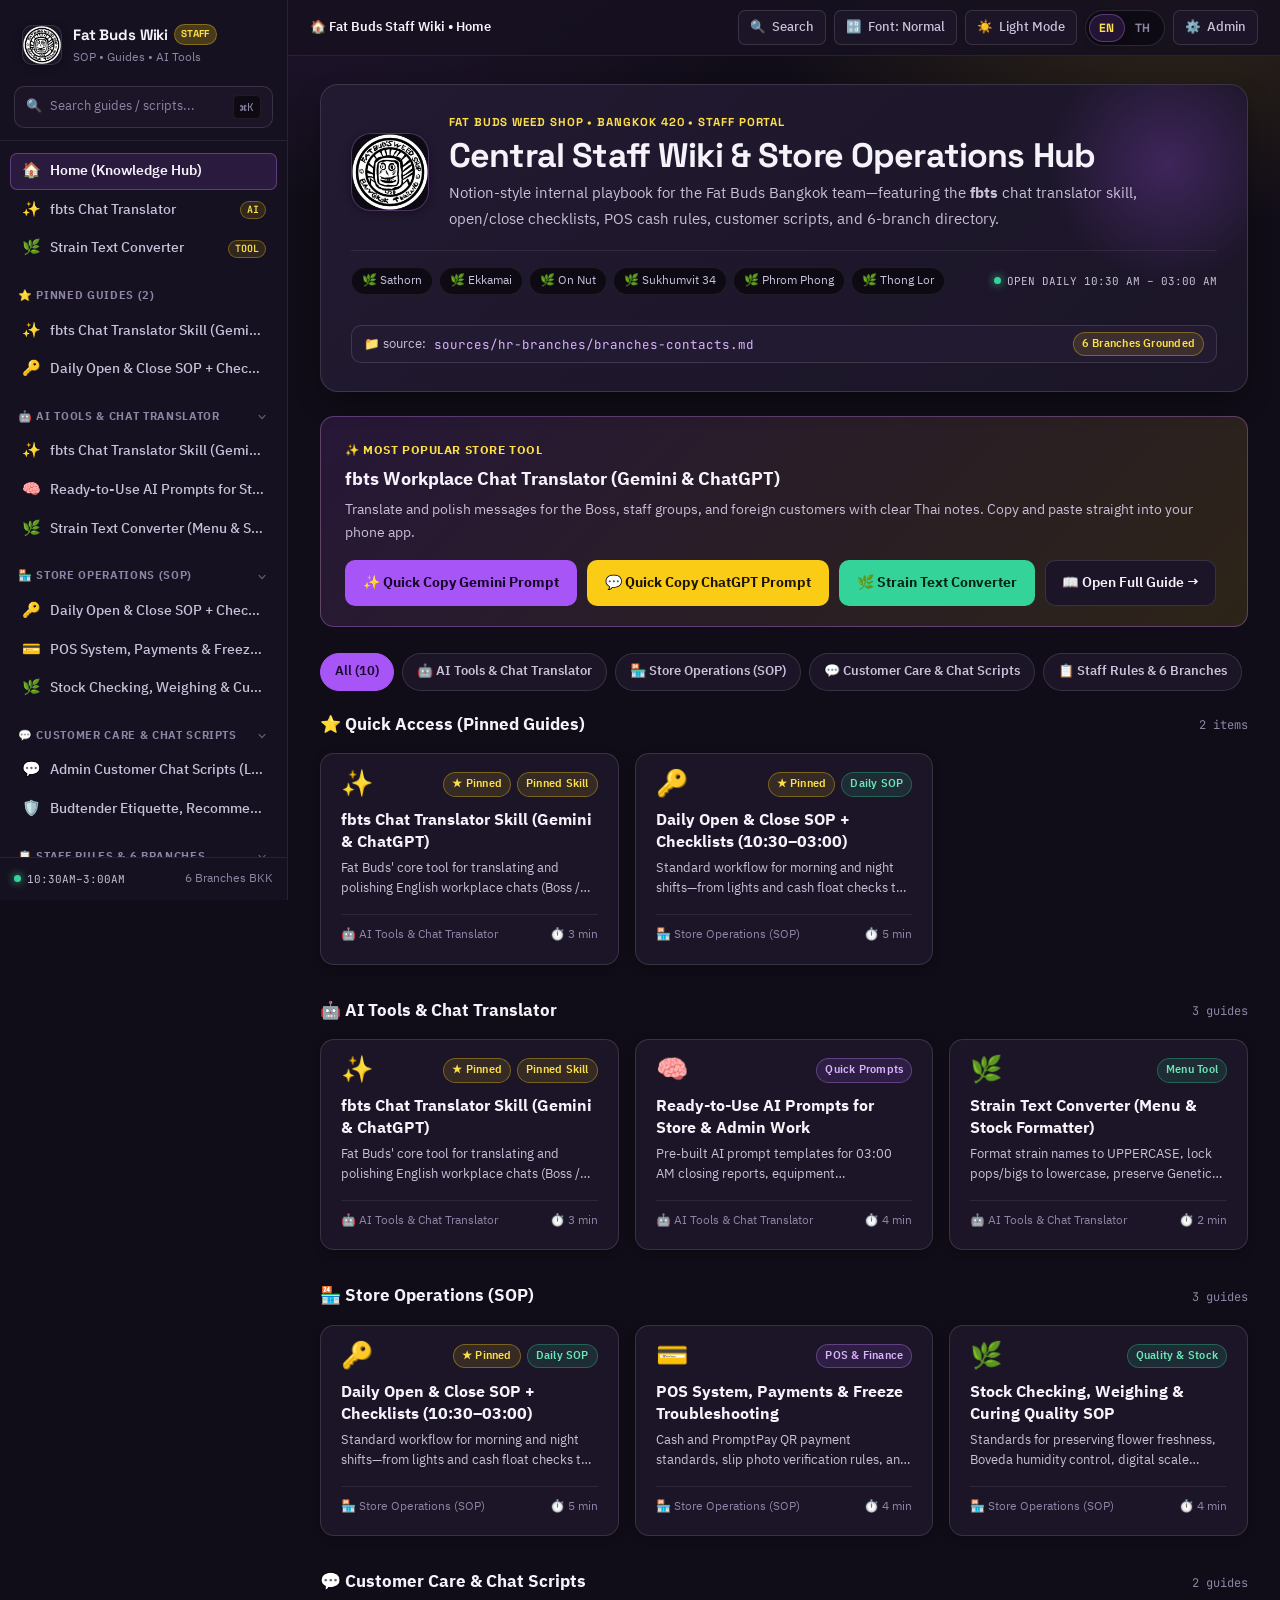
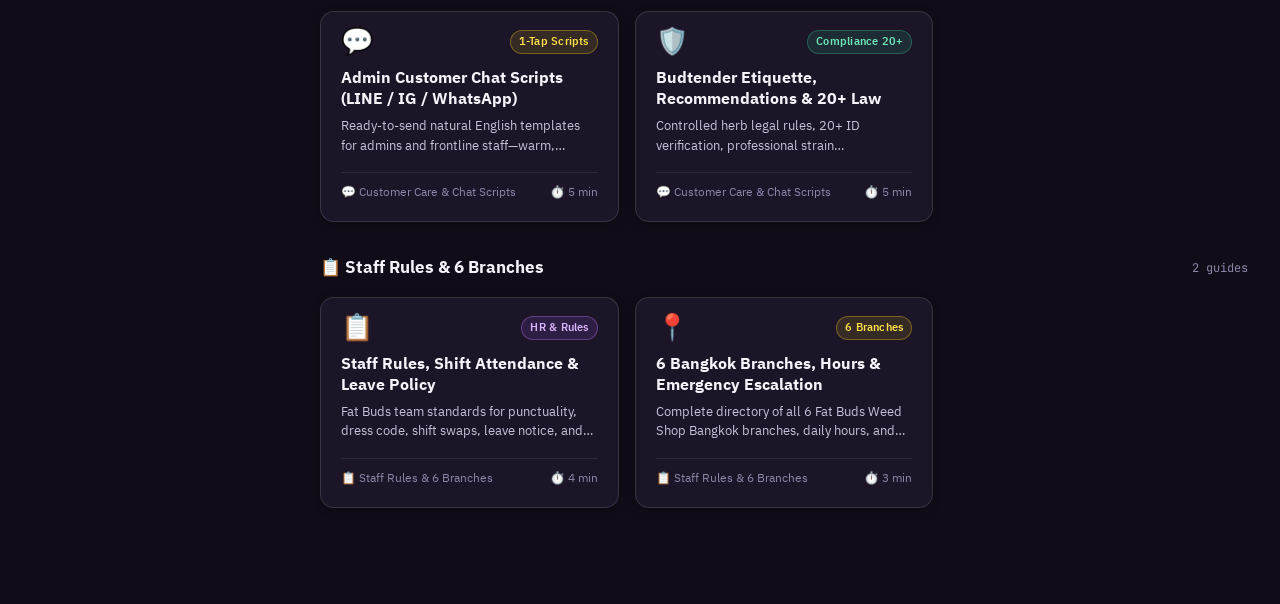
<file: index.html>
<!DOCTYPE html>
<html lang="en" data-lang="en" data-theme="dark" data-font-size="normal">
<head>
  <meta charset="UTF-8" />
  <meta name="viewport" content="width=device-width, initial-scale=1.0" />
  <meta name="theme-color" content="#110d18" />
  <title>Fat Buds Weed Shop • Staff Wiki &amp; Knowledge Hub (SOPs &amp; fbts Skill)</title>
  <meta
    name="description"
    content="Central staff knowledge hub and SOP manual for Fat Buds Weed Shop Bangkok (Opening-Closing SOPs, POS & Cash, Customer Chat Scripts, 6 Branches Directory, and fbts AI Chat Translator for Gemini & ChatGPT)."
  />
  <meta property="og:title" content="Fat Buds Weed Shop • Staff Wiki &amp; Knowledge Hub" />
  <meta
    property="og:description"
    content="Notion-style internal knowledge base for Fat Buds Bangkok staff featuring frontline SOPs, 1-tap customer chat scripts, and the fbts chat translator skill."
  />
  <meta property="og:type" content="website" />
  <meta property="og:image" content="assets/fatbuds-logo.png" />

  <link rel="icon" type="image/png" href="assets/favicon.png" />
  <link rel="preconnect" href="https://fonts.googleapis.com" />
  <link rel="preconnect" href="https://fonts.gstatic.com" crossorigin />
  <link
    href="https://fonts.googleapis.com/css2?family=IBM+Plex+Sans+Thai:wght@400;500;600;700&family=JetBrains+Mono:wght@400;500;600&family=Space+Grotesk:wght@600;700&display=swap"
    rel="stylesheet"
  />
  <link rel="stylesheet" href="styles.css" />
  <script>
    (function () {
      try {
        var saved = localStorage.getItem('fb_wiki_lang_v1');
        var navLang = navigator.language || (navigator.languages && navigator.languages[0]) || navigator.userLanguage || '';
        var lang = (saved === 'th' || saved === '"th"') ? 'th' : (saved === 'en' || saved === '"en"') ? 'en' : (String(navLang).trim().toLowerCase().indexOf('th') === 0 ? 'th' : 'en');
        document.documentElement.lang = lang;
        document.documentElement.setAttribute('data-lang', lang);
      } catch (e) {}
    })();
  </script>
</head>
<body>
  <div class="wiki-shell">
    <!-- ==================== LEFT SIDEBAR (NOTION NAVIGATION) ==================== -->
    <aside id="wiki-sidebar" class="wiki-sidebar" aria-label="Staff Wiki Navigation" data-i18n-aria="nav.sidebarAria">
      <div class="sidebar-header">
        <div
          class="workspace-brand"
          data-nav-target="home"
          role="button"
          tabindex="0"
          aria-label="Back to Fat Buds Staff Wiki Home"
          data-i18n-aria="nav.brandAria"
        >
          <img src="assets/fatbuds-logo.png" alt="Fat Buds Logo" class="workspace-logo" width="40" height="40" />
          <div class="workspace-meta">
            <p class="workspace-title">
              <span>Fat Buds Wiki</span>
              <span class="workspace-badge">STAFF</span>
            </p>
            <p class="workspace-sub">SOP • Guides • AI Tools</p>
          </div>
        </div>

        <button id="btn-sidebar-search" type="button" class="sidebar-search-btn" data-open-search="true">
          <span class="sidebar-search-left">
            <span aria-hidden="true">🔍</span>
            <span data-i18n="nav.sidebarSearch">Search guides / scripts...</span>
          </span>
          <kbd class="kbd-shortcut">⌘K</kbd>
        </button>
      </div>

      <!-- Dynamic Navigation Tree -->
      <nav id="sidebar-nav-content" class="sidebar-scroll" aria-label="Guide Categories" data-i18n-aria="nav.categoriesAria"></nav>

      <div class="sidebar-footer">
        <span class="shop-hours-pill tabular-nums">
          <span class="status-dot" aria-hidden="true"></span>
          <span>10:30AM–3:00AM</span>
        </span>
        <span class="tabular-nums" data-i18n="nav.branchesCount">6 Branches BKK</span>
      </div>
    </aside>

    <!-- Mobile Sidebar Backdrop -->
    <div id="sidebar-backdrop" class="sidebar-backdrop" hidden></div>

    <!-- ==================== MAIN WORKSPACE AREA ==================== -->
    <div class="wiki-main-wrapper">
      <!-- Sticky Top Breadcrumb & Controls Bar -->
      <header class="wiki-topbar">
        <div class="topbar-left">
          <button
            id="btn-mobile-menu"
            type="button"
            class="mobile-menu-btn"
            aria-label="Open menu"
            data-i18n-aria="topbar.menuAria"
          >
            ☰
          </button>
          <div id="topbar-breadcrumbs" class="breadcrumbs" aria-label="Current page breadcrumb" data-i18n-aria="topbar.breadcrumbAria"></div>
        </div>

        <div class="topbar-actions">
          <button
            id="btn-topbar-search"
            type="button"
            class="icon-btn hide-on-mobile"
            data-open-search="true"
            title="Quick Search (Ctrl+K / Cmd+K)"
            data-i18n-title="topbar.searchTitle"
          >
            <span aria-hidden="true">🔍</span>
            <span data-i18n="topbar.search">Search</span>
          </button>

          <button
            id="btn-pin-guide"
            type="button"
            class="icon-btn"
            hidden
            title="Pin this guide to left sidebar"
            data-i18n-title="topbar.pinTitle"
          >
            <span aria-hidden="true">☆</span>
            <span class="hide-on-xs" data-i18n="topbar.pin">Pin</span>
          </button>

          <button
            id="btn-font-toggle"
            type="button"
            class="icon-btn"
            title="Adjust reading font size"
            data-i18n-title="topbar.fontTitle"
          >
            <span aria-hidden="true">🔡</span>
            <span class="hide-on-mobile" data-i18n="topbar.fontNormal">Font: Normal</span>
          </button>

          <button
            id="btn-theme-toggle"
            type="button"
            class="icon-btn"
            title="Switch between Dark Purple-Gold and Light Mode"
            data-i18n-title="topbar.themeTitle"
          >
            <span aria-hidden="true">☀️</span>
            <span class="hide-on-mobile" data-i18n="topbar.themeLight">Light Mode</span>
          </button>

          <div id="lang-toggle" class="lang-toggle" role="group" aria-label="Switch language" data-i18n-aria="topbar.langAria">
            <button type="button" class="lang-toggle-btn active" data-set-lang="en" aria-pressed="true">EN</button>
            <button type="button" class="lang-toggle-btn" data-set-lang="th" aria-pressed="false">TH</button>
          </div>

          <a
            href="/admin"
            id="btn-topbar-admin"
            class="icon-btn hide-on-mobile"
            title="Open Admin CMS to edit guides"
            data-i18n-title="topbar.adminTitle"
          >
            <span aria-hidden="true">⚙️</span>
            <span data-i18n="topbar.admin">Admin</span>
          </a>
        </div>
      </header>

      <!-- Main Body + Right Table of Contents Grid -->
      <div id="wiki-body-grid" class="wiki-body-grid is-home-view">
        <main id="wiki-article-container" class="wiki-article-container"></main>

        <!-- Right Sticky Table of Contents (Visible on Guide Pages) -->
        <aside id="wiki-toc-aside" class="wiki-toc-aside" aria-label="Article Table of Contents" data-i18n-aria="toc.aria" hidden>
          <div class="toc-box">
            <h2 class="toc-heading" data-i18n="toc.heading">📑 On This Page</h2>
            <ul id="toc-list" class="toc-list"></ul>
          </div>

          <div class="quick-tools-card">
            <div class="toc-heading" style="margin-bottom: 4px;" data-i18n="toc.quickTools">⚡ Quick Tools</div>
            <button type="button" class="quick-tool-btn" data-nav-target="fbts-skill">
              <span>✨</span>
              <span data-i18n="toc.openFbts">Open fbts Translator</span>
            </button>
            <button type="button" class="quick-tool-btn" id="qa-open-strain-converter" data-nav-target="strain-text-converter">
              <span>🌿</span>
              <span data-i18n="toc.openStrainBtn">Strain Text Converter</span>
            </button>
            <button type="button" class="quick-tool-btn" id="btn-copy-page-link">
              <span>🔗</span>
              <span data-i18n="toc.copyLink">Copy Page Link for LINE</span>
            </button>
            <button type="button" class="quick-tool-btn" id="btn-print-guide">
              <span>🖨️</span>
              <span data-i18n="toc.printPdf">Print / Save as PDF</span>
            </button>
          </div>
        </aside>
      </div>
    </div>
  </div>

  <!-- ==================== MOBILE BOTTOM THUMB BAR ==================== -->
  <nav id="mobile-bottom-bar" class="mobile-bottom-bar" aria-label="Mobile Quick Navigation" data-i18n-aria="mobile.navAria">
    <button type="button" class="bottom-nav-btn is-active" data-nav-target="home" aria-label="Home" data-i18n-aria="mobile.home">
      <span class="bottom-nav-icon" aria-hidden="true">🏠</span>
      <span class="bottom-nav-label" data-i18n="mobile.home">Home</span>
    </button>
    <button type="button" class="bottom-nav-btn" data-open-search="true" aria-label="Search" data-i18n-aria="mobile.search">
      <span class="bottom-nav-icon" aria-hidden="true">🔍</span>
      <span class="bottom-nav-label" data-i18n="mobile.search">Search</span>
    </button>
    <button type="button" class="bottom-nav-btn" data-nav-target="daily-open-close" aria-label="Checklists" data-i18n-aria="mobile.checklists">
      <span class="bottom-nav-icon" aria-hidden="true">📋</span>
      <span class="bottom-nav-label" data-i18n="mobile.checklists">Checklists</span>
    </button>
    <a href="/admin" class="bottom-nav-btn" aria-label="Admin" data-i18n-aria="mobile.admin">
      <span class="bottom-nav-icon" aria-hidden="true">⚙️</span>
      <span class="bottom-nav-label" data-i18n="mobile.admin">Admin</span>
    </a>
  </nav>

  <!-- ==================== INSTANT SEARCH MODAL (CMD+K) ==================== -->
  <div id="search-modal-backdrop" class="search-modal-backdrop" role="dialog" aria-modal="true" aria-label="Search Staff Wiki" data-i18n-aria="search.modalAria" hidden>
    <div class="search-modal">
      <div class="search-input-bar">
        <span aria-hidden="true" style="font-size: 18px;">🔍</span>
        <input
          id="search-modal-input"
          type="search"
          class="search-input"
          placeholder="Search guides e.g. POS, opening, customer script, fbts, branch..."
          data-i18n-placeholder="search.placeholder"
          autocomplete="off"
        />
        <button type="button" class="icon-btn" data-close-search="true" style="padding: 4px 8px; font-size: 11.5px;">
          ESC
        </button>
      </div>
      <div id="search-modal-results" class="search-results"></div>
      <div class="search-modal-footer">
        <span data-i18n-html="search.footerHint">Use <strong>↑ ↓</strong> to navigate and <strong>Enter</strong> to open</span>
        <span>Fat Buds Staff Wiki</span>
      </div>
    </div>
  </div>

  <!-- ==================== TOAST NOTIFICATION ==================== -->
  <div id="toast" class="toast" role="status" aria-live="polite">
    <div id="toast-inner" class="toast-inner" data-i18n="toast.default">Notification</div>
  </div>

  <script src="wiki-data.js"></script>
  <script src="app.js"></script>
</body>
</html>
</file>
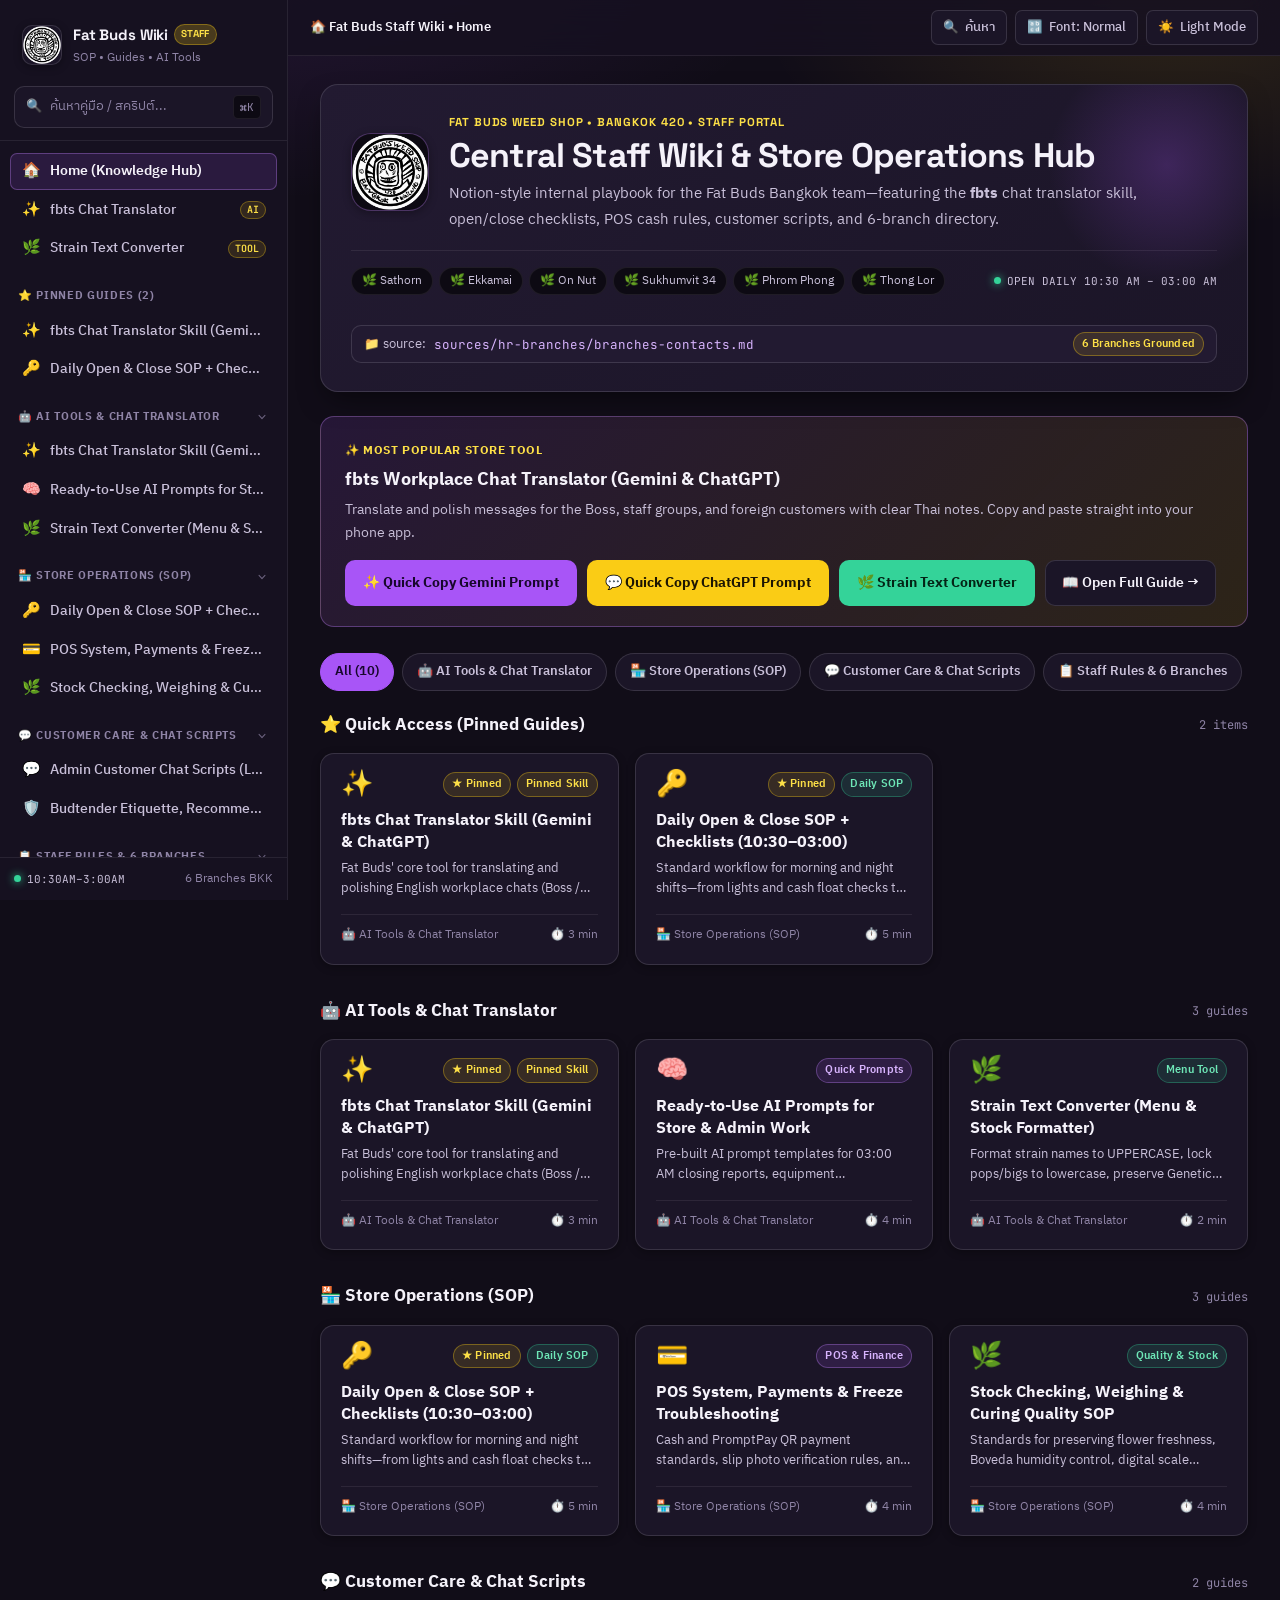
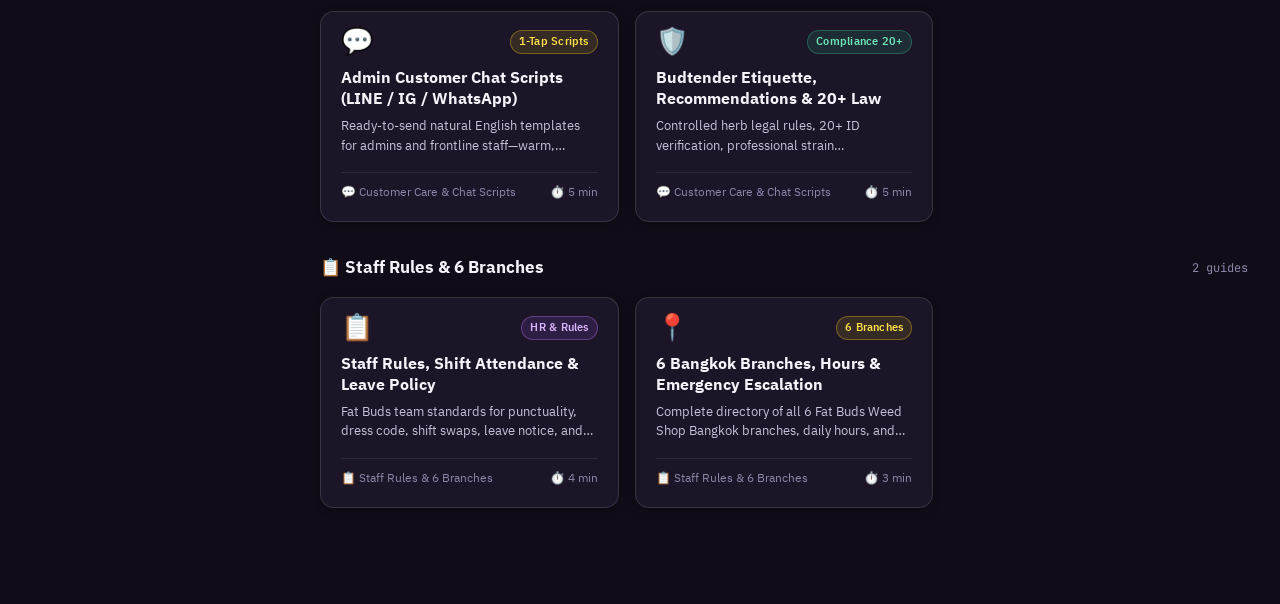
<file: ดาวน์โหลด_Skill_workplace-comms-translator-v2.html>
<!DOCTYPE html>
<html lang="th" data-theme="dark" data-font-size="normal">
<head>
  <meta charset="UTF-8" />
  <meta name="viewport" content="width=device-width, initial-scale=1.0" />
  <meta name="theme-color" content="#110d18" />
  <title>Fat Buds Weed Shop • Staff Wiki &amp; Knowledge Hub (คู่มือพนักงาน &amp; สกิล fbts)</title>
  <meta
    name="description"
    content="ศูนย์รวมข้อมูลจำเป็นและคู่มือปฏิบัติงานสำหรับพนักงาน Fat Buds Weed Shop Bangkok (SOP เปิด-ปิดร้าน, ระบบ POS, สคริปต์แชทลูกค้า, กฎระเบียบ 6 สาขา และสกิลแปลแชท fbts สำหรับ Gemini &amp; ChatGPT)"
  />
  <meta property="og:title" content="Fat Buds Weed Shop • Staff Wiki &amp; Knowledge Hub" />
  <meta
    property="og:description"
    content="เว็บคลังความรู้สไตล์ Notion / Wiki สำหรับทีมงาน Fat Buds รวม SOP หน้าร้าน สคริปต์แอดมิน และสกิลแปลแชท fbts"
  />
  <meta property="og:type" content="website" />
  <meta property="og:image" content="assets/fatbuds-logo.png" />

  <link rel="icon" type="image/png" href="assets/favicon.png" />
  <link rel="preconnect" href="https://fonts.googleapis.com" />
  <link rel="preconnect" href="https://fonts.gstatic.com" crossorigin />
  <link
    href="https://fonts.googleapis.com/css2?family=IBM+Plex+Sans+Thai:wght@400;500;600;700&family=JetBrains+Mono:wght@400;500;600&family=Space+Grotesk:wght@600;700&display=swap"
    rel="stylesheet"
  />
  <link rel="stylesheet" href="styles.css" />
</head>
<body>
  <div class="wiki-shell">
    <!-- ==================== LEFT SIDEBAR (NOTION NAVIGATION) ==================== -->
    <aside id="wiki-sidebar" class="wiki-sidebar" aria-label="เมนูหลักคลังข้อมูลพนักงาน">
      <div class="sidebar-header">
        <div class="workspace-brand" data-nav-target="home" role="button" tabindex="0" aria-label="กลับสู่หน้าแรก Fat Buds Staff Wiki">
          <img src="assets/fatbuds-logo.png" alt="Fat Buds Logo" class="workspace-logo" width="40" height="40" />
          <div class="workspace-meta">
            <p class="workspace-title">
              <span>Fat Buds Wiki</span>
              <span class="workspace-badge">STAFF</span>
            </p>
            <p class="workspace-sub">SOP • Guides • AI Tools</p>
          </div>
        </div>

        <button id="btn-sidebar-search" type="button" class="sidebar-search-btn" data-open-search="true">
          <span class="sidebar-search-left">
            <span aria-hidden="true">🔍</span>
            <span>ค้นหาคู่มือ / สคริปต์...</span>
          </span>
          <kbd class="kbd-shortcut">⌘K</kbd>
        </button>
      </div>

      <!-- Dynamic Navigation Tree -->
      <nav id="sidebar-nav-content" class="sidebar-scroll" aria-label="หมวดหมู่คู่มือ"></nav>

      <div class="sidebar-footer">
        <span class="shop-hours-pill">
          <span class="status-dot" aria-hidden="true"></span>
          <span>10:30AM–3:00AM</span>
        </span>
        <span>6 Branches BKK</span>
      </div>
    </aside>

    <!-- Mobile Sidebar Backdrop -->
    <div id="sidebar-backdrop" class="sidebar-backdrop" hidden></div>

    <!-- ==================== MAIN WORKSPACE AREA ==================== -->
    <div class="wiki-main-wrapper">
      <!-- Sticky Top Breadcrumb & Controls Bar -->
      <header class="wiki-topbar">
        <div class="topbar-left">
          <button
            id="btn-mobile-menu"
            type="button"
            class="mobile-menu-btn"
            aria-label="เปิดเมนูหมวดหมู่"
          >
            ☰
          </button>
          <div id="topbar-breadcrumbs" class="breadcrumbs" aria-label="เส้นทางหน้าปัจจุบัน"></div>
        </div>

        <div class="topbar-actions">
          <button
            id="btn-topbar-search"
            type="button"
            class="icon-btn"
            data-open-search="true"
            title="ค้นหาด่วน (Ctrl+K / Cmd+K)"
          >
            <span aria-hidden="true">🔍</span>
            <span class="hide-on-mobile">ค้นหา</span>
          </button>

          <button
            id="btn-pin-guide"
            type="button"
            class="icon-btn"
            hidden
            title="ปักหมุดคู่มือนี้ไว้ในเมนูซ้าย"
          >
            <span aria-hidden="true">☆</span>
            <span>ปักหมุด</span>
          </button>

          <button
            id="btn-font-toggle"
            type="button"
            class="icon-btn"
            title="ปรับขนาดตัวอักษร"
          >
            <span aria-hidden="true">🔡</span>
            <span class="hide-on-mobile">ตัวอักษร: ปกติ</span>
          </button>

          <button
            id="btn-theme-toggle"
            type="button"
            class="icon-btn"
            title="สลับโหมดมืด Purple-Gold / โหมดสว่าง"
          >
            <span aria-hidden="true">☀️</span>
            <span class="hide-on-mobile">โหมดสว่าง</span>
          </button>
        </div>
      </header>

      <!-- Main Body + Right Table of Contents Grid -->
      <div id="wiki-body-grid" class="wiki-body-grid is-home-view">
        <main id="wiki-article-container" class="wiki-article-container"></main>

        <!-- Right Sticky Table of Contents (Visible on Guide Pages) -->
        <aside id="wiki-toc-aside" class="wiki-toc-aside" aria-label="สารบัญในบทความ" hidden>
          <div class="toc-box">
            <h2 class="toc-heading">📑 สารบัญในหน้านี้</h2>
            <ul id="toc-list" class="toc-list"></ul>
          </div>

          <div class="quick-tools-card">
            <div class="toc-heading" style="margin-bottom: 4px;">⚡ เครื่องมือด่วน</div>
            <button type="button" class="quick-tool-btn" data-nav-target="fbts-skill">
              <span>✨</span>
              <span>เปิดสกิลแปลแชท fbts</span>
            </button>
            <button type="button" class="quick-tool-btn" id="btn-copy-page-link">
              <span>🔗</span>
              <span>คัดลอกลิงก์หน้านี้ส่ง LINE</span>
            </button>
            <button type="button" class="quick-tool-btn" id="btn-print-guide">
              <span>🖨️</span>
              <span>พิมพ์ / บันทึกเป็น PDF</span>
            </button>
          </div>
        </aside>
      </div>
    </div>
  </div>

  <!-- ==================== INSTANT SEARCH MODAL (CMD+K) ==================== -->
  <div id="search-modal-backdrop" class="search-modal-backdrop" role="dialog" aria-modal="true" aria-label="ค้นหาคู่มือพนักงาน" hidden>
    <div class="search-modal">
      <div class="search-input-bar">
        <span aria-hidden="true" style="font-size: 18px;">🔍</span>
        <input
          id="search-modal-input"
          type="search"
          class="search-input"
          placeholder="พิมพ์ค้นหาคู่มือ เช่น POS, เปิดร้าน, สคริปต์ลูกค้า, fbts, สาขา..."
          autocomplete="off"
        />
        <button type="button" class="icon-btn" data-close-search="true" style="padding: 4px 8px; font-size: 11.5px;">
          ESC
        </button>
      </div>
      <div id="search-modal-results" class="search-results"></div>
      <div class="search-modal-footer">
        <span>ใช้ปุ่ม <strong>↑ ↓</strong> เพื่อเลื่อน และกด <strong>Enter</strong> เพื่อเปิดอ่าน</span>
        <span>Fat Buds Staff Wiki</span>
      </div>
    </div>
  </div>

  <!-- ==================== TOAST NOTIFICATION ==================== -->
  <div id="toast" class="toast" role="status" aria-live="polite">
    <div id="toast-inner" class="toast-inner">แจ้งเตือน</div>
  </div>

  <script src="wiki-data.js"></script>
  <script src="app.js"></script>
</body>
</html>
</file>
<file: styles.css>
/* ============================================================================
   FAT BUDS WEED SHOP • STAFF WIKI & KNOWLEDGE HUB
   Design System: Notion / Modern Wiki with Dark Purple-Gold & Light Mode
   Crafted under Emil Kowalski Micro-interactions & Impeccable Mobile Ergonomics
   ============================================================================ */

:root,
[data-theme="dark"] {
  color-scheme: dark;

  /* Surfaces: Deep Midnight Plum / Obsidian (Eye-friendly dark reading palette) */
  --bg-canvas: #110d18;
  --bg-sidebar: #161120;
  --bg-surface: #1b1527;
  --bg-surface-elevated: #221a31;
  --bg-surface-hover: #29203b;
  --bg-inset: #0d0a13;
  --bg-code: #0b0811;
  --bg-glass: rgba(22, 17, 32, 0.88);

  /* Typography Ink */
  --text-primary: #f5f2fa;
  --text-secondary: #c9c0d9;
  --text-muted: #8f84a6;
  --text-faint: #675d7d;

  /* Borders & Dividers */
  --border-subtle: rgba(245, 242, 250, 0.08);
  --border-default: rgba(245, 242, 250, 0.13);
  --border-strong: rgba(245, 242, 250, 0.22);

  /* Primary Brand Accent: Royal Kush Purple */
  --purple-accent: #a855f7;
  --purple-accent-hover: #c084fc;
  --purple-soft: rgba(168, 85, 247, 0.14);
  --purple-soft-strong: rgba(168, 85, 247, 0.24);
  --purple-border: rgba(192, 132, 252, 0.34);
  --purple-text: #d8b4fe;
  --purple-ink: #17072b;

  /* Secondary Brand Accent: 420 Trichome Gold */
  --gold-accent: #facc15;
  --gold-accent-hover: #fde047;
  --gold-soft: rgba(250, 204, 21, 0.12);
  --gold-soft-strong: rgba(250, 204, 21, 0.22);
  --gold-border: rgba(250, 204, 21, 0.35);
  --gold-text: #fde047;
  --gold-ink: #1c1502;

  /* Semantic Callout & Status Colors */
  --emerald-accent: #34d399;
  --emerald-soft: rgba(52, 211, 153, 0.12);
  --emerald-border: rgba(52, 211, 153, 0.32);
  --emerald-text: #6ee7b7;
  --emerald-ink: #042416;

  --rose-accent: #fb7185;
  --rose-soft: rgba(251, 113, 133, 0.12);
  --rose-border: rgba(251, 113, 133, 0.32);
  --rose-text: #fda4af;

  --sky-accent: #38bdf8;
  --sky-soft: rgba(56, 189, 248, 0.12);
  --sky-border: rgba(56, 189, 248, 0.32);
  --sky-text: #7dd3fc;

  /* Shadows */
  --shadow-sm: 0 2px 8px rgba(0, 0, 0, 0.32);
  --shadow-md: 0 12px 28px -8px rgba(0, 0, 0, 0.55);
  --shadow-lg: 0 24px 56px -14px rgba(0, 0, 0, 0.72);
  --shadow-modal: 0 28px 70px -12px rgba(0, 0, 0, 0.85);
}

[data-theme="light"] {
  color-scheme: light;

  /* Surfaces: Warm Notion Ivory & Stone */
  --bg-canvas: #fbfaf8;
  --bg-sidebar: #f3f0ec;
  --bg-surface: #ffffff;
  --bg-surface-elevated: #f8f5f1;
  --bg-surface-hover: #ede7f3;
  --bg-inset: #f2eef7;
  --bg-code: #1b1526;
  --bg-glass: rgba(251, 250, 248, 0.90);

  /* Typography Ink */
  --text-primary: #1f172b;
  --text-secondary: #4a3f5c;
  --text-muted: #746887;
  --text-faint: #9a8fad;

  /* Borders & Dividers */
  --border-subtle: rgba(31, 23, 43, 0.08);
  --border-default: rgba(31, 23, 43, 0.13);
  --border-strong: rgba(31, 23, 43, 0.24);

  /* Primary Brand Accent: Deep Royal Plum */
  --purple-accent: #7e22ce;
  --purple-accent-hover: #6b21a8;
  --purple-soft: rgba(126, 34, 206, 0.09);
  --purple-soft-strong: rgba(126, 34, 206, 0.16);
  --purple-border: rgba(126, 34, 206, 0.28);
  --purple-text: #6b21a8;
  --purple-ink: #ffffff;

  /* Secondary Brand Accent: Warm Amber Gold */
  --gold-accent: #d97706;
  --gold-accent-hover: #b45309;
  --gold-soft: rgba(245, 158, 11, 0.13);
  --gold-soft-strong: rgba(245, 158, 11, 0.24);
  --gold-border: rgba(217, 119, 6, 0.34);
  --gold-text: #92400e;
  --gold-ink: #ffffff;

  /* Semantic Callout & Status Colors */
  --emerald-accent: #059669;
  --emerald-soft: rgba(5, 150, 105, 0.10);
  --emerald-border: rgba(5, 150, 105, 0.28);
  --emerald-text: #065f46;
  --emerald-ink: #ffffff;

  --rose-accent: #e11d48;
  --rose-soft: rgba(225, 29, 72, 0.09);
  --rose-border: rgba(225, 29, 72, 0.28);
  --rose-text: #9f1239;

  --sky-accent: #0284c7;
  --sky-soft: rgba(2, 132, 199, 0.10);
  --sky-border: rgba(2, 132, 199, 0.28);
  --sky-text: #075985;

  /* Shadows */
  --shadow-sm: 0 2px 6px rgba(31, 23, 43, 0.06);
  --shadow-md: 0 10px 24px -8px rgba(31, 23, 43, 0.12);
  --shadow-lg: 0 20px 44px -14px rgba(31, 23, 43, 0.16);
  --shadow-modal: 0 28px 64px -12px rgba(31, 23, 43, 0.28);
}

:root {
  --sidebar-width: 288px;
  --toc-width: 248px;
  --topbar-height: 56px;
  --radius-xl: 18px;
  --radius-lg: 14px;
  --radius-md: 10px;
  --radius-sm: 7px;
  --doc-font-scale: 1;
  --font-sans: 'IBM Plex Sans Thai', -apple-system, BlinkMacSystemFont, 'Segoe UI', Roboto, sans-serif;
  --font-display: 'Space Grotesk', 'IBM Plex Sans Thai', sans-serif;
  --font-mono: 'JetBrains Mono', ui-monospace, SFMono-Regular, Menlo, monospace;
}

[data-font-size="large"] {
  --doc-font-scale: 1.1;
}

/* ==================== RESET & BASE ==================== */
*,
*::before,
*::after {
  box-sizing: border-box;
}

[hidden] {
  display: none !important;
}

html {
  scroll-behavior: smooth;
  scroll-padding-top: 76px;
}

body {
  margin: 0;
  min-height: 100vh;
  font-family: var(--font-sans);
  color: var(--text-primary);
  background-color: var(--bg-canvas);
  background-image:
    radial-gradient(900px 420px at 18% -8%, var(--purple-soft) 0%, transparent 65%),
    radial-gradient(700px 380px at 92% 0%, var(--gold-soft) 0%, transparent 60%);
  background-attachment: fixed;
  line-height: 1.68;
  -webkit-font-smoothing: antialiased;
  -webkit-tap-highlight-color: transparent;
}

a {
  color: inherit;
  text-decoration: none;
}

button,
input,
select,
textarea {
  font: inherit;
  color: inherit;
}

button {
  cursor: pointer;
}

button:focus-visible,
a:focus-visible,
input:focus-visible,
select:focus-visible,
textarea:focus-visible {
  outline: 2px solid var(--gold-accent);
  outline-offset: 2px;
}

/* ==================== TABULAR NUMS & SCANNABILITY ==================== */
.tabular-nums,
.shop-hours-pill,
.checklist-meta,
.home-section-count,
.doc-prop-val,
.wiki-table td,
.source-trace-bar,
.source-trace-pill {
  font-variant-numeric: tabular-nums;
  font-feature-settings: "tnum";
}

/* ==================== EMIL KOWALSKI MICRO-INTERACTIONS ==================== */
/* Tactile Touch Feedback: transition-transform 150ms ease-out active:scale-[0.97] */
button,
.icon-btn,
.btn-primary-purple,
.btn-primary-gold,
.btn-primary-emerald,
.btn-secondary-outline,
.btn-copy-script,
.guide-card,
.checklist-row,
.quick-tool-btn,
.page-nav-card,
.cat-filter-btn,
.bottom-nav-btn,
.checklist-reset-btn,
.search-result-item,
.platform-tab-btn,
.admin-tab-btn,
.admin-btn-action,
.admin-submit-btn,
.source-trace-copy-btn,
.workspace-brand,
.nav-item,
.lang-toggle-btn {
  transition: transform 150ms ease-out, opacity 150ms ease-out, background 150ms ease-out, border-color 150ms ease-out, color 150ms ease-out;
}

button:active,
.icon-btn:active,
.btn-primary-purple:active,
.btn-primary-gold:active,
.btn-primary-emerald:active,
.btn-secondary-outline:active,
.btn-copy-script:active,
.guide-card:active,
.checklist-row:active,
.quick-tool-btn:active,
.page-nav-card:active,
.cat-filter-btn:active,
.bottom-nav-btn:active,
.checklist-reset-btn:active,
.search-result-item:active,
.platform-tab-btn:active,
.admin-tab-btn:active,
.admin-btn-action:active,
.admin-submit-btn:active,
.source-trace-copy-btn:active,
.lang-toggle-btn:active {
  transform: scale(0.97);
}

/* ==================== APP SHELL LAYOUT ==================== */
.wiki-shell {
  display: grid;
  grid-template-columns: var(--sidebar-width) minmax(0, 1fr);
  min-height: 100vh;
}

/* ==================== LEFT SIDEBAR (NOTION NAVIGATION) ==================== */
.wiki-sidebar {
  position: sticky;
  top: 0;
  height: 100vh;
  background: var(--bg-sidebar);
  border-right: 1px solid var(--border-subtle);
  display: flex;
  flex-direction: column;
  z-index: 40;
  user-select: none;
  overflow: hidden;
  transition: transform 0.24s cubic-bezier(0.22, 1, 0.36, 1);
}

.sidebar-header {
  padding: 16px 14px 12px;
  border-bottom: 1px solid var(--border-subtle);
  display: flex;
  flex-direction: column;
  gap: 12px;
}

.workspace-brand {
  display: flex;
  align-items: center;
  gap: 11px;
  padding: 6px 8px;
  border-radius: var(--radius-md);
  cursor: pointer;
}

.workspace-brand:hover {
  background: var(--bg-surface-hover);
}

.workspace-logo {
  width: 40px;
  height: 40px;
  border-radius: 10px;
  object-fit: contain;
  flex-shrink: 0;
  background: var(--bg-surface);
  border: 1px solid var(--border-default);
  box-shadow: var(--shadow-sm);
}

.workspace-meta {
  min-width: 0;
  flex: 1;
}

.workspace-title {
  font-family: var(--font-display);
  font-size: 15px;
  font-weight: 700;
  letter-spacing: -0.01em;
  color: var(--text-primary);
  margin: 0;
  white-space: nowrap;
  overflow: hidden;
  text-overflow: ellipsis;
  display: flex;
  align-items: center;
  gap: 6px;
}

.workspace-badge {
  font-size: 10px;
  font-weight: 700;
  padding: 1px 6px;
  border-radius: 999px;
  background: var(--gold-soft-strong);
  color: var(--gold-text);
  border: 1px solid var(--gold-border);
  letter-spacing: 0.03em;
}

.workspace-sub {
  font-size: 11.5px;
  color: var(--text-muted);
  margin: 1px 0 0;
  white-space: nowrap;
  overflow: hidden;
  text-overflow: ellipsis;
}

.sidebar-search-btn {
  width: 100%;
  display: flex;
  align-items: center;
  justify-content: space-between;
  gap: 8px;
  padding: 8px 11px;
  background: var(--bg-surface);
  border: 1px solid var(--border-default);
  border-radius: var(--radius-md);
  color: var(--text-muted);
  font-size: 13px;
}

.sidebar-search-btn:hover {
  border-color: var(--purple-border);
  color: var(--text-primary);
  background: var(--bg-surface-elevated);
}

.sidebar-search-left {
  display: flex;
  align-items: center;
  gap: 8px;
}

.kbd-shortcut {
  font-family: var(--font-mono);
  font-size: 11px;
  padding: 2px 6px;
  border-radius: 5px;
  background: var(--bg-inset);
  border: 1px solid var(--border-subtle);
  color: var(--text-muted);
}

/* Sidebar Scrollable Area */
.sidebar-scroll {
  flex: 1;
  overflow-y: auto;
  padding: 12px 10px 20px;
  display: flex;
  flex-direction: column;
  gap: 16px;
}

.sidebar-scroll::-webkit-scrollbar {
  width: 5px;
}

.sidebar-scroll::-webkit-scrollbar-thumb {
  background: var(--border-default);
  border-radius: 999px;
}

.nav-section {
  display: flex;
  flex-direction: column;
  gap: 3px;
}

.nav-section-header {
  display: flex;
  align-items: center;
  justify-content: space-between;
  padding: 4px 8px;
  font-size: 11px;
  font-weight: 700;
  text-transform: uppercase;
  letter-spacing: 0.06em;
  color: var(--text-muted);
  background: transparent;
  border: none;
  width: 100%;
  text-align: left;
  border-radius: var(--radius-sm);
}

.nav-section-header:hover {
  color: var(--text-primary);
  background: var(--bg-surface-hover);
}

.nav-section-chevron {
  width: 14px;
  height: 14px;
  transition: transform 0.18s ease;
  opacity: 0.7;
}

.nav-section.is-collapsed .nav-section-chevron {
  transform: rotate(-90deg);
}

.nav-section.is-collapsed .nav-items {
  display: none;
}

.nav-items {
  display: flex;
  flex-direction: column;
  gap: 2px;
}

.nav-item {
  display: flex;
  align-items: center;
  gap: 9px;
  padding: 7px 10px;
  border-radius: var(--radius-sm);
  font-size: 13.5px;
  font-weight: 500;
  color: var(--text-secondary);
  background: transparent;
  border: 1px solid transparent;
  width: 100%;
  text-align: left;
  line-height: 1.38;
}

.nav-item:hover {
  background: var(--bg-surface-hover);
  color: var(--text-primary);
}

.nav-item.is-active {
  background: var(--purple-soft);
  color: var(--text-primary);
  border-color: var(--purple-border);
  font-weight: 600;
}

.nav-item-icon {
  font-size: 15px;
  flex-shrink: 0;
  width: 20px;
  text-align: center;
}

.nav-item-title {
  flex: 1;
  min-width: 0;
  white-space: nowrap;
  overflow: hidden;
  text-overflow: ellipsis;
}

.nav-item-badge {
  font-family: var(--font-mono);
  font-size: 10px;
  font-weight: 600;
  padding: 1px 6px;
  border-radius: 999px;
  background: var(--gold-soft);
  color: var(--gold-text);
  border: 1px solid var(--gold-border);
  flex-shrink: 0;
}

.nav-empty-hint {
  font-size: 12px;
  color: var(--text-faint);
  padding: 4px 10px;
  font-style: italic;
}

/* Sidebar Footer */
.sidebar-footer {
  padding: 11px 14px;
  border-top: 1px solid var(--border-subtle);
  background: var(--bg-sidebar);
  display: flex;
  align-items: center;
  justify-content: space-between;
  gap: 8px;
  font-size: 12px;
  color: var(--text-muted);
}

.shop-hours-pill {
  display: inline-flex;
  align-items: center;
  gap: 6px;
  font-family: var(--font-mono);
  font-size: 11px;
  color: var(--text-secondary);
}

.status-dot {
  width: 7px;
  height: 7px;
  border-radius: 999px;
  background: var(--emerald-accent);
  box-shadow: 0 0 8px var(--emerald-accent);
}

/* ==================== MAIN WORKSPACE AREA ==================== */
.wiki-main-wrapper {
  min-width: 0;
  display: flex;
  flex-direction: column;
  min-height: 100vh;
}

/* Sticky Top Breadcrumb & Action Bar */
.wiki-topbar {
  position: sticky;
  top: 0;
  z-index: 30;
  height: var(--topbar-height);
  background: var(--bg-glass);
  backdrop-filter: blur(14px);
  -webkit-backdrop-filter: blur(14px);
  border-bottom: 1px solid var(--border-subtle);
  padding: 0 22px;
  display: flex;
  align-items: center;
  justify-content: space-between;
  gap: 12px;
}

.topbar-left {
  display: flex;
  align-items: center;
  gap: 10px;
  min-width: 0;
  flex: 1;
}

.mobile-menu-btn {
  display: none;
  align-items: center;
  justify-content: center;
  width: 36px;
  height: 36px;
  border-radius: var(--radius-sm);
  background: var(--bg-surface);
  border: 1px solid var(--border-default);
  color: var(--text-primary);
  flex-shrink: 0;
}

.breadcrumbs {
  display: flex;
  align-items: center;
  gap: 6px;
  font-size: 13px;
  color: var(--text-muted);
  min-width: 0;
  overflow: hidden;
  white-space: nowrap;
}

.breadcrumb-link {
  background: none;
  border: none;
  padding: 3px 6px;
  border-radius: 5px;
  color: var(--text-secondary);
  font-size: 13px;
}

.breadcrumb-link:hover {
  background: var(--bg-surface-hover);
  color: var(--text-primary);
}

.breadcrumb-sep {
  color: var(--text-faint);
  font-size: 12px;
}

.breadcrumb-current {
  color: var(--text-primary);
  font-weight: 600;
  overflow: hidden;
  text-overflow: ellipsis;
}

.topbar-actions {
  display: flex;
  align-items: center;
  gap: 8px;
  flex-shrink: 0;
}

.icon-btn {
  display: inline-flex;
  align-items: center;
  gap: 6px;
  padding: 6px 11px;
  border-radius: var(--radius-sm);
  background: var(--bg-surface);
  border: 1px solid var(--border-default);
  color: var(--text-secondary);
  font-size: 12.5px;
  font-weight: 500;
}

.icon-btn:hover {
  background: var(--bg-surface-elevated);
  color: var(--text-primary);
  border-color: var(--purple-border);
}

.icon-btn.is-pinned {
  background: var(--gold-soft);
  color: var(--gold-text);
  border-color: var(--gold-border);
}

/* ==================== SEGMENTED LANGUAGE TOGGLE (EN / TH) ==================== */
.lang-toggle {
  position: relative;
  display: inline-grid;
  grid-template-columns: 1fr 1fr;
  align-items: center;
  padding: 3px;
  border-radius: 999px;
  background: var(--bg-inset);
  border: 1px solid var(--border-default);
  flex-shrink: 0;
}

.lang-toggle::before {
  content: "";
  position: absolute;
  top: 3px;
  bottom: 3px;
  left: 3px;
  width: calc(50% - 3px);
  border-radius: 999px;
  background: var(--purple-soft);
  border: 1px solid var(--purple-border);
  box-shadow: var(--shadow-sm);
  transform: translateX(0);
  transition: transform 220ms cubic-bezier(0.22, 1, 0.36, 1);
  pointer-events: none;
}

html[data-lang="th"] .lang-toggle::before {
  transform: translateX(100%);
}

.lang-toggle-btn {
  position: relative;
  z-index: 1;
  display: inline-flex;
  align-items: center;
  justify-content: center;
  min-width: 36px;
  min-height: 28px;
  padding: 0 9px;
  border: none;
  border-radius: 999px;
  background: transparent;
  color: var(--text-muted);
  font-family: var(--font-display);
  font-variant-numeric: tabular-nums;
  font-size: 12px;
  font-weight: 700;
  letter-spacing: 0.04em;
  line-height: 1;
}

.lang-toggle-btn:hover {
  color: var(--text-primary);
}

.lang-toggle-btn.active,
.lang-toggle-btn[aria-pressed="true"] {
  color: var(--gold-text);
}

/* ==================== CONTENT + RIGHT TOC GRID ==================== */
.wiki-body-grid {
  flex: 1;
  display: grid;
  grid-template-columns: minmax(0, 1fr) var(--toc-width);
  gap: 32px;
  max-width: 1220px;
  width: 100%;
  margin: 0 auto;
  padding: 28px 32px 64px;
  align-items: start;
}

.wiki-body-grid.is-home-view {
  grid-template-columns: minmax(0, 1fr);
  max-width: 1080px;
}

.wiki-article-container {
  min-width: 0;
  font-size: calc(1rem * var(--doc-font-scale));
}

/* ==================== WORKSPACE HOME / DASHBOARD VIEW ==================== */
.home-hero {
  position: relative;
  overflow: hidden;
  border-radius: var(--radius-xl);
  background:
    linear-gradient(140deg, var(--bg-surface-elevated) 0%, var(--bg-surface) 100%);
  border: 1px solid var(--border-default);
  box-shadow: var(--shadow-md);
  padding: 28px 30px;
  margin-bottom: 24px;
  display: flex;
  flex-direction: column;
  gap: 18px;
}

.home-hero::after {
  content: "";
  position: absolute;
  right: -40px;
  top: -40px;
  width: 240px;
  height: 240px;
  background: radial-gradient(circle, var(--purple-soft-strong) 0%, transparent 70%);
  pointer-events: none;
}

.home-hero-top {
  display: flex;
  align-items: center;
  gap: 20px;
  position: relative;
  z-index: 1;
}

.home-hero-logo {
  width: 78px;
  height: 78px;
  border-radius: 20px;
  object-fit: contain;
  background: var(--bg-inset);
  border: 1px solid var(--purple-border);
  box-shadow: var(--shadow-sm);
  flex-shrink: 0;
}

.home-hero-eyebrow {
  font-family: var(--font-display);
  font-size: 11.5px;
  font-weight: 700;
  text-transform: uppercase;
  letter-spacing: 0.08em;
  color: var(--gold-text);
  margin: 0 0 4px;
}

.home-hero-title {
  font-family: var(--font-display);
  font-size: clamp(24px, 3.6vw, 34px);
  font-weight: 700;
  letter-spacing: -0.025em;
  margin: 0 0 6px;
  line-height: 1.15;
  color: var(--text-primary);
}

.home-hero-desc {
  margin: 0;
  color: var(--text-secondary);
  font-size: 15px;
  max-width: 700px;
}

.home-quick-bar {
  display: flex;
  flex-wrap: wrap;
  align-items: center;
  justify-content: space-between;
  gap: 12px;
  padding-top: 16px;
  border-top: 1px solid var(--border-subtle);
  font-size: 13px;
  color: var(--text-secondary);
}

.home-branch-tags {
  display: flex;
  flex-wrap: wrap;
  gap: 6px;
}

.branch-pill {
  font-size: 12px;
  padding: 3px 10px;
  border-radius: 999px;
  background: var(--bg-inset);
  border: 1px solid var(--border-subtle);
  color: var(--text-secondary);
}

/* Featured Banner for fbts Skill on Home */
.fbts-spotlight {
  border-radius: var(--radius-lg);
  background: linear-gradient(135deg, var(--purple-soft) 0%, var(--gold-soft) 100%);
  border: 1px solid var(--purple-border);
  padding: 20px 24px;
  margin-bottom: 26px;
  display: flex;
  flex-wrap: wrap;
  align-items: center;
  justify-content: space-between;
  gap: 16px;
}

.fbts-spotlight-info {
  flex: 1;
  min-width: 240px;
}

.fbts-spotlight-tag {
  display: inline-flex;
  align-items: center;
  gap: 6px;
  font-size: 11.5px;
  font-weight: 700;
  color: var(--gold-text);
  text-transform: uppercase;
  letter-spacing: 0.05em;
  margin-bottom: 4px;
}

.fbts-spotlight-title {
  font-size: 18px;
  font-weight: 700;
  margin: 0 0 4px;
  color: var(--text-primary);
}

.fbts-spotlight-sub {
  margin: 0;
  font-size: 13.5px;
  color: var(--text-secondary);
}

.fbts-spotlight-actions {
  display: flex;
  flex-wrap: wrap;
  gap: 10px;
}

/* Home Filter Bar */
.home-controls {
  display: flex;
  flex-wrap: wrap;
  align-items: center;
  justify-content: space-between;
  gap: 12px;
  margin-bottom: 20px;
}

.category-pills {
  display: flex;
  flex-wrap: wrap;
  gap: 8px;
}

.cat-filter-btn {
  padding: 7px 14px;
  border-radius: 999px;
  font-size: 13px;
  font-weight: 600;
  background: var(--bg-surface);
  border: 1px solid var(--border-default);
  color: var(--text-secondary);
}

.cat-filter-btn:hover {
  border-color: var(--purple-border);
  color: var(--text-primary);
}

.cat-filter-btn.is-active {
  background: var(--purple-accent);
  color: var(--purple-ink);
  border-color: var(--purple-accent);
}

/* Wiki Card Grid on Home */
.home-section-block {
  margin-bottom: 32px;
}

.home-section-head {
  display: flex;
  align-items: center;
  justify-content: space-between;
  gap: 12px;
  margin-bottom: 14px;
}

.home-section-title {
  font-size: 17px;
  font-weight: 700;
  margin: 0;
  display: flex;
  align-items: center;
  gap: 8px;
  color: var(--text-primary);
}

.home-section-count {
  font-family: var(--font-mono);
  font-size: 12px;
  color: var(--text-muted);
}

.guide-cards-grid {
  display: grid;
  grid-template-columns: repeat(auto-fill, minmax(280px, 1fr));
  gap: 16px;
}

.guide-card {
  display: flex;
  flex-direction: column;
  padding: 18px 20px;
  border-radius: var(--radius-lg);
  background: var(--bg-surface);
  border: 1px solid var(--border-default);
  box-shadow: var(--shadow-sm);
  cursor: pointer;
  position: relative;
}

.guide-card:hover {
  background: var(--bg-surface-elevated);
  border-color: var(--purple-border);
  box-shadow: var(--shadow-md);
  transform: translateY(-2px);
}

.guide-card-top {
  display: flex;
  align-items: flex-start;
  justify-content: space-between;
  gap: 10px;
  margin-bottom: 12px;
}

.guide-card-icon {
  font-size: 26px;
  line-height: 1;
}

.guide-card-badges {
  display: flex;
  align-items: center;
  gap: 6px;
}

.pill-badge {
  font-size: 11px;
  font-weight: 600;
  padding: 2px 8px;
  border-radius: 999px;
  background: var(--purple-soft);
  color: var(--purple-text);
  border: 1px solid var(--purple-border);
  letter-spacing: 0.02em;
}

.pill-badge.gold {
  background: var(--gold-soft);
  color: var(--gold-text);
  border-color: var(--gold-border);
}

.pill-badge.emerald {
  background: var(--emerald-soft);
  color: var(--emerald-text);
  border-color: var(--emerald-border);
}

.pill-badge.rose {
  background: var(--rose-soft);
  color: var(--rose-text);
  border-color: var(--rose-border);
}

.guide-card-title {
  font-size: 16px;
  font-weight: 700;
  color: var(--text-primary);
  margin: 0 0 6px;
  line-height: 1.35;
}

.guide-card-desc {
  font-size: 13px;
  color: var(--text-secondary);
  margin: 0 0 16px;
  line-height: 1.5;
  flex: 1;
  display: -webkit-box;
  -webkit-line-clamp: 2;
  -webkit-box-orient: vertical;
  overflow: hidden;
}

.guide-card-footer {
  display: flex;
  align-items: center;
  justify-content: space-between;
  font-size: 12px;
  color: var(--text-muted);
  padding-top: 10px;
  border-top: 1px solid var(--border-subtle);
}

/* ==================== GROUNDED SOURCE TRACING BAR ==================== */
.source-trace-bar {
  display: flex;
  flex-wrap: wrap;
  align-items: center;
  justify-content: space-between;
  gap: 10px;
  padding: 10px 14px;
  border-radius: var(--radius-md);
  background: var(--bg-surface-elevated);
  border: 1px solid var(--border-default);
  margin: 16px 0 24px;
  font-size: 12.5px;
  color: var(--text-secondary);
}

.source-trace-left {
  display: inline-flex;
  align-items: center;
  gap: 8px;
  min-width: 0;
  flex-wrap: wrap;
}

.source-trace-path {
  font-family: var(--font-mono);
  color: var(--purple-text);
  word-break: break-all;
}

.source-trace-copy-btn {
  display: inline-flex;
  align-items: center;
  gap: 5px;
  padding: 4px 9px;
  border-radius: var(--radius-sm);
  background: var(--bg-surface);
  border: 1px solid var(--border-default);
  font-size: 11.5px;
  color: var(--text-primary);
  cursor: pointer;
}

.source-trace-copy-btn:hover {
  background: var(--bg-surface-hover);
  border-color: var(--purple-border);
}

.source-trace-pill {
  font-size: 11px;
  padding: 2px 8px;
  border-radius: 999px;
  background: var(--bg-inset);
  border: 1px solid var(--border-subtle);
  color: var(--text-muted);
}

/* ==================== DOCUMENT / ARTICLE VIEW ==================== */
.wiki-doc {
  max-width: 820px;
}

.doc-header {
  margin-bottom: 28px;
  padding-bottom: 22px;
  border-bottom: 1px solid var(--border-subtle);
}

.doc-eyebrow-row {
  display: flex;
  align-items: center;
  gap: 10px;
  margin-bottom: 14px;
}

.doc-icon-large {
  font-size: 38px;
  line-height: 1;
}

.doc-title {
  font-family: var(--font-display);
  font-size: clamp(26px, 4vw, 36px);
  font-weight: 700;
  letter-spacing: -0.025em;
  line-height: 1.2;
  margin: 0 0 8px;
  color: var(--text-primary);
}

.doc-subtitle {
  font-size: 16px;
  color: var(--text-secondary);
  margin: 0 0 16px;
  line-height: 1.55;
}

.doc-properties {
  display: flex;
  flex-wrap: wrap;
  gap: 14px 22px;
  padding-top: 14px;
  border-top: 1px solid var(--border-subtle);
  font-size: 13px;
}

.doc-prop {
  display: flex;
  align-items: center;
  gap: 6px;
}

.doc-prop-label {
  color: var(--text-muted);
}

.doc-prop-val {
  color: var(--text-primary);
  font-weight: 500;
}

/* Document Body Elements */
.doc-content {
  font-size: 15.5px;
  line-height: 1.75;
  color: var(--text-primary);
}

.doc-content h2 {
  font-family: var(--font-display);
  font-size: 22px;
  font-weight: 700;
  margin: 36px 0 14px;
  padding-bottom: 8px;
  border-bottom: 1px solid var(--border-subtle);
  color: var(--text-primary);
  scroll-margin-top: 80px;
}

.doc-content h3 {
  font-size: 18px;
  font-weight: 700;
  margin: 26px 0 10px;
  color: var(--text-primary);
  scroll-margin-top: 80px;
}

.doc-content h4 {
  font-size: 15.5px;
  font-weight: 700;
  margin: 20px 0 8px;
  color: var(--text-secondary);
}

.doc-content p,
.doc-paragraph {
  margin: 0 0 16px;
  color: var(--text-secondary);
}

.doc-content strong {
  color: var(--text-primary);
  font-weight: 600;
}

.doc-content em {
  font-style: italic;
  color: var(--text-primary);
}

.doc-list {
  margin: 0 0 18px;
  padding-left: 24px;
  color: var(--text-secondary);
}

.doc-list li {
  margin-bottom: 6px;
}

.inline-code {
  font-family: var(--font-mono);
  font-size: 0.88em;
  padding: 2px 6px;
  border-radius: 5px;
  background: var(--bg-inset);
  color: var(--gold-text);
  border: 1px solid var(--border-subtle);
}

.code-block {
  background: var(--bg-code);
  border: 1px solid var(--border-default);
  border-radius: var(--radius-md);
  padding: 14px 16px;
  overflow-x: auto;
  font-family: var(--font-mono);
  font-size: 13.5px;
  line-height: 1.6;
  color: var(--text-primary);
  margin: 0 0 18px;
}

.doc-link {
  color: var(--purple-accent-hover);
  text-decoration: underline;
  text-underline-offset: 3px;
}

.doc-link:hover {
  color: var(--gold-accent);
}

/* Notion-style Callout Blocks */
.callout,
.notion-callout {
  display: flex;
  align-items: flex-start;
  gap: 14px;
  padding: 16px 18px;
  border-radius: var(--radius-md);
  margin: 20px 0;
  border: 1px solid transparent;
}

.callout-icon,
.notion-callout-icon {
  font-size: 22px;
  line-height: 1;
  flex-shrink: 0;
  margin-top: 1px;
}

.callout-body,
.notion-callout-body {
  flex: 1;
  min-width: 0;
}

.callout-title,
.notion-callout-title {
  font-weight: 700;
  font-size: 15px;
  margin-bottom: 4px;
  color: var(--text-primary);
}

.callout-text,
.notion-callout-text {
  font-size: 14px;
  line-height: 1.65;
  color: var(--text-secondary);
  margin: 0;
}

.callout-purple,
.notion-callout.purple {
  background: var(--purple-soft);
  border-color: var(--purple-border);
}

.callout-gold,
.notion-callout.gold {
  background: var(--gold-soft);
  border-color: var(--gold-border);
}

.callout-emerald,
.notion-callout.emerald {
  background: var(--emerald-soft);
  border-color: var(--emerald-border);
}

.callout-rose,
.notion-callout.rose {
  background: var(--rose-soft);
  border-color: var(--rose-border);
}

/* Script Card Block (1-Tap Copy on Staff Mobile) */
.script-grid {
  display: flex;
  flex-direction: column;
  gap: 12px;
  margin: 14px 0 22px;
}

.script-card {
  background: var(--bg-surface-elevated);
  border: 1px solid var(--purple-border);
  border-radius: var(--radius-md);
  padding: 16px;
  margin: 16px 0;
  box-shadow: var(--shadow-sm);
}

.script-grid .script-card {
  margin: 0;
}

.script-card-header,
.script-card-head {
  display: flex;
  align-items: center;
  justify-content: space-between;
  flex-wrap: wrap;
  gap: 12px;
  margin-bottom: 10px;
}

.script-card-title {
  font-weight: 700;
  font-size: 14px;
  color: var(--gold-text);
  display: flex;
  align-items: center;
  gap: 6px;
}

.btn-copy-script,
.script-copy-btn {
  display: inline-flex;
  align-items: center;
  gap: 6px;
  padding: 6px 12px;
  border-radius: var(--radius-sm);
  background: var(--purple-accent);
  color: var(--purple-ink);
  border: none;
  font-size: 12px;
  font-weight: 700;
}

.btn-copy-script:hover,
.script-copy-btn:hover {
  background: var(--purple-accent-hover);
}

.btn-copy-script.is-copied,
.script-copy-btn.is-copied {
  background: var(--emerald-accent);
  color: #042416;
}

.script-text,
.script-code-box {
  font-family: var(--font-mono);
  font-size: 13.5px;
  line-height: 1.6;
  background: var(--bg-inset);
  padding: 12px 14px;
  border-radius: var(--radius-sm);
  border: 1px solid var(--border-subtle);
  color: var(--text-primary);
  margin: 0;
  white-space: pre-wrap;
  word-break: break-word;
}

.script-card-footer,
.script-thai-note {
  margin: 8px 0 0;
  font-size: 12px;
  color: var(--text-muted);
}

/* Notion Toggle Details */
.notion-toggle {
  background: var(--bg-surface);
  border: 1px solid var(--border-default);
  border-radius: var(--radius-md);
  padding: 12px 16px;
  margin: 14px 0;
}

.notion-toggle-summary,
.notion-toggle summary {
  font-weight: 600;
  font-size: 14.5px;
  cursor: pointer;
  color: var(--text-primary);
  user-select: none;
  display: flex;
  align-items: center;
  justify-content: space-between;
  gap: 10px;
}

.notion-toggle summary::-webkit-details-marker {
  display: none;
}

.notion-toggle-content,
.notion-toggle-body {
  margin-top: 12px;
  padding-top: 12px;
  border-top: 1px solid var(--border-subtle);
  color: var(--text-secondary);
  font-size: 14px;
  line-height: 1.65;
}

.doc-divider {
  border: none;
  border-top: 1px solid var(--border-subtle);
  margin: 26px 0 14px;
}

/* Wiki Tables */
.wiki-table-wrapper,
.wiki-table-wrap {
  overflow-x: auto;
  margin: 20px 0;
  border-radius: var(--radius-md);
  border: 1px solid var(--border-default);
}

.wiki-table {
  width: 100%;
  border-collapse: collapse;
  font-size: 13.5px;
  text-align: left;
}

.wiki-table th {
  background: var(--bg-surface-elevated);
  padding: 10px 14px;
  font-weight: 700;
  border-bottom: 1px solid var(--border-default);
  color: var(--text-primary);
}

.wiki-table td {
  padding: 10px 14px;
  border-bottom: 1px solid var(--border-subtle);
  color: var(--text-secondary);
}

.wiki-table tr:last-child td {
  border-bottom: none;
}

.wiki-table tr:hover td {
  background: var(--bg-surface-hover);
}

/* Interactive Checklists */
.checklist-box {
  background: var(--bg-surface);
  border: 1px solid var(--border-default);
  border-radius: var(--radius-lg);
  padding: 18px 20px;
  margin: 22px 0;
  box-shadow: var(--shadow-sm);
}

.checklist-header {
  display: flex;
  flex-wrap: wrap;
  align-items: center;
  justify-content: space-between;
  gap: 10px;
  margin-bottom: 12px;
}

.checklist-title {
  font-weight: 700;
  font-size: 15.5px;
  color: var(--text-primary);
}

.checklist-meta {
  font-size: 12.5px;
  color: var(--text-muted);
  display: flex;
  align-items: center;
  gap: 10px;
}

.checklist-reset-btn {
  background: none;
  border: none;
  color: var(--rose-text);
  font-size: 12px;
  font-weight: 600;
  padding: 2px 6px;
  border-radius: 4px;
}

.checklist-reset-btn:hover {
  background: var(--rose-soft);
}

.checklist-progress-bar {
  height: 6px;
  background: var(--bg-inset);
  border-radius: 999px;
  overflow: hidden;
  margin-bottom: 14px;
}

.checklist-progress-fill {
  height: 100%;
  background: linear-gradient(90deg, var(--purple-accent), var(--emerald-accent));
  transition: width 0.3s cubic-bezier(0.22, 1, 0.36, 1);
}

.checklist-items {
  display: flex;
  flex-direction: column;
  gap: 6px;
}

.checklist-row {
  display: flex;
  align-items: center;
  gap: 12px;
  padding: 10px 14px;
  border-radius: var(--radius-sm);
  background: var(--bg-surface-elevated);
  border: 1px solid var(--border-subtle);
  cursor: pointer;
  user-select: none;
  min-height: 44px;
}

.checklist-row:hover {
  background: var(--bg-surface-hover);
  border-color: var(--border-default);
}

.checklist-row.is-checked {
  opacity: 0.65;
  background: var(--bg-inset);
}

.checklist-row.is-checked .checklist-label {
  text-decoration: line-through;
  color: var(--text-muted);
}

.checklist-label {
  font-size: 14px;
  color: var(--text-primary);
  flex: 1;
}

/* Document Pagination */
.doc-pagination {
  display: grid;
  grid-template-columns: 1fr 1fr;
  gap: 16px;
  margin-top: 48px;
  padding-top: 24px;
  border-top: 1px solid var(--border-subtle);
}

.page-nav-card {
  display: flex;
  flex-direction: column;
  gap: 4px;
  padding: 14px 16px;
  border-radius: var(--radius-md);
  background: var(--bg-surface);
  border: 1px solid var(--border-default);
  text-align: left;
}

.page-nav-card.next {
  text-align: right;
}

.page-nav-card:hover {
  background: var(--bg-surface-elevated);
  border-color: var(--purple-border);
}

.page-nav-dir {
  font-size: 11.5px;
  color: var(--text-muted);
  text-transform: uppercase;
  letter-spacing: 0.04em;
}

.page-nav-title {
  font-size: 14px;
  font-weight: 700;
  color: var(--text-primary);
}

/* ==================== RIGHT STICKY TOC ==================== */
.wiki-toc-aside {
  position: sticky;
  top: calc(var(--topbar-height) + 24px);
  max-height: calc(100vh - var(--topbar-height) - 48px);
  overflow-y: auto;
  display: flex;
  flex-direction: column;
  gap: 16px;
}

.toc-box {
  background: var(--bg-surface);
  border: 1px solid var(--border-subtle);
  border-radius: var(--radius-lg);
  padding: 16px 14px;
}

.toc-heading {
  font-size: 12px;
  font-weight: 700;
  text-transform: uppercase;
  letter-spacing: 0.06em;
  color: var(--text-muted);
  margin: 0 0 10px;
}

.toc-list {
  list-style: none;
  margin: 0;
  padding: 0;
  display: flex;
  flex-direction: column;
  gap: 2px;
}

.toc-link {
  display: block;
  padding: 5px 8px;
  border-radius: var(--radius-sm);
  font-size: 12.5px;
  color: var(--text-secondary);
  line-height: 1.35;
  transition: all 0.14s ease;
}

.toc-link.toc-h3 {
  padding-left: 18px;
  font-size: 12px;
  color: var(--text-muted);
}

.toc-link:hover {
  background: var(--bg-surface-hover);
  color: var(--text-primary);
}

.toc-link.is-active {
  background: var(--purple-soft);
  color: var(--purple-text);
  font-weight: 600;
}

.quick-tools-card {
  background: var(--bg-surface);
  border: 1px solid var(--border-subtle);
  border-radius: var(--radius-lg);
  padding: 16px 14px;
  display: flex;
  flex-direction: column;
  gap: 8px;
}

.quick-tool-btn {
  display: flex;
  align-items: center;
  gap: 8px;
  padding: 8px 10px;
  border-radius: var(--radius-sm);
  background: var(--bg-surface-elevated);
  border: 1px solid var(--border-subtle);
  font-size: 12.5px;
  font-weight: 500;
  color: var(--text-secondary);
  text-align: left;
  width: 100%;
}

.quick-tool-btn:hover {
  background: var(--bg-surface-hover);
  border-color: var(--purple-border);
  color: var(--text-primary);
}

/* ==================== FBTS INSTALLER WIDGET ==================== */
.fbts-installer-card {
  background: var(--bg-surface-elevated);
  border: 1px solid var(--purple-border);
  border-radius: var(--radius-lg);
  padding: 20px;
  margin: 24px 0;
  box-shadow: var(--shadow-sm);
}

.platform-tabs {
  display: grid;
  grid-template-columns: 1fr 1fr;
  gap: 8px;
  margin-bottom: 18px;
}

.platform-tab-btn {
  padding: 10px 14px;
  border-radius: var(--radius-md);
  font-size: 13.5px;
  font-weight: 600;
  background: var(--bg-surface);
  border: 1px solid var(--border-default);
  color: var(--text-secondary);
}

.platform-tab-btn.is-active {
  background: var(--purple-accent);
  color: var(--purple-ink);
  border-color: var(--purple-accent);
}

.installer-btn-stack {
  display: flex;
  flex-direction: column;
  gap: 10px;
  margin-top: 14px;
}

.btn-primary-purple {
  display: inline-flex;
  align-items: center;
  justify-content: center;
  gap: 8px;
  padding: 11px 18px;
  border-radius: var(--radius-md);
  background: var(--purple-accent);
  color: var(--purple-ink);
  border: none;
  font-size: 14px;
  font-weight: 700;
}

.btn-primary-purple:hover {
  background: var(--purple-accent-hover);
}

.btn-primary-gold {
  display: inline-flex;
  align-items: center;
  justify-content: center;
  gap: 8px;
  padding: 11px 18px;
  border-radius: var(--radius-md);
  background: var(--gold-accent);
  color: var(--gold-ink);
  border: none;
  font-size: 14px;
  font-weight: 700;
}

.btn-primary-gold:hover {
  background: var(--gold-accent-hover);
}

.btn-primary-emerald {
  display: inline-flex;
  align-items: center;
  justify-content: center;
  gap: 8px;
  padding: 11px 18px;
  border-radius: var(--radius-md);
  background: var(--emerald-accent);
  color: var(--emerald-ink);
  border: none;
  font-size: 14px;
  font-weight: 700;
}

.btn-primary-emerald:hover {
  filter: brightness(1.06);
}

.btn-primary-gold:disabled,
.btn-primary-emerald:disabled {
  opacity: 0.48;
  cursor: not-allowed;
  transform: none;
}

/* ==================== STRAIN TEXT CONVERTER WIDGET ==================== */
.strain-converter-card {
  background: var(--bg-surface-elevated);
  border: 1px solid var(--emerald-border);
  border-radius: var(--radius-lg);
  padding: 20px;
  margin: 22px 0;
  box-shadow: var(--shadow-sm);
}

.strain-converter-head {
  margin-bottom: 14px;
}

.strain-converter-title {
  font-size: 16.5px;
  font-weight: 700;
  color: var(--text-primary);
  margin-bottom: 4px;
}

.strain-converter-sub {
  margin: 0;
  font-size: 13px;
  color: var(--text-muted);
}

.strain-field-label {
  display: block;
  font-size: 12px;
  font-weight: 700;
  text-transform: uppercase;
  letter-spacing: 0.05em;
  color: var(--text-secondary);
  margin-bottom: 8px;
}

.strain-textarea {
  width: 100%;
  min-height: 132px;
  padding: 12px 14px;
  border-radius: var(--radius-md);
  border: 1px solid var(--border-default);
  background: var(--bg-inset);
  color: var(--text-primary);
  font-family: var(--font-mono);
  font-size: 16px;
  line-height: 1.55;
  resize: vertical;
  outline: none;
  transition: border-color 150ms ease-out, box-shadow 150ms ease-out;
}

.strain-textarea:focus {
  border-color: var(--emerald-accent);
  box-shadow: 0 0 0 3px var(--emerald-soft);
}

.strain-btn-row {
  display: grid;
  grid-template-columns: repeat(2, minmax(0, 1fr));
  gap: 10px;
  margin: 14px 0 18px;
}

.strain-btn-row > button {
  min-height: 44px;
}

.strain-output-head {
  display: flex;
  align-items: center;
  justify-content: space-between;
  gap: 10px;
  margin-bottom: 8px;
}

.strain-stats-pill {
  font-size: 11.5px;
  font-weight: 600;
  padding: 2px 9px;
  border-radius: 999px;
  background: var(--bg-surface);
  border: 1px solid var(--border-subtle);
  color: var(--text-muted);
}

.strain-output-box {
  background: var(--bg-inset);
  border: 1px solid var(--emerald-border);
  border-radius: var(--radius-md);
  padding: 14px 16px;
  min-height: 76px;
  font-family: var(--font-mono);
  font-size: 15px;
  font-weight: 600;
  line-height: 1.6;
  color: var(--emerald-text);
  word-break: break-word;
  white-space: pre-wrap;
  user-select: all;
}

.strain-output-box.is-empty {
  color: var(--text-muted);
  font-weight: 400;
  font-size: 13.5px;
  border-color: var(--border-subtle);
  user-select: none;
}

.strain-converter-hint {
  margin: 10px 0 0;
  font-size: 12px;
  color: var(--text-muted);
  line-height: 1.5;
}

.btn-secondary-outline {
  display: inline-flex;
  align-items: center;
  justify-content: center;
  gap: 8px;
  padding: 10px 16px;
  border-radius: var(--radius-md);
  background: var(--bg-surface);
  border: 1px solid var(--border-default);
  color: var(--text-primary);
  font-size: 13.5px;
  font-weight: 600;
}

.btn-secondary-outline:hover {
  background: var(--bg-surface-elevated);
  border-color: var(--purple-border);
}

.code-preview-details {
  margin-top: 14px;
  font-size: 12.5px;
}

.code-preview-details summary {
  cursor: pointer;
  color: var(--text-muted);
  user-select: none;
}

.code-preview-details pre {
  margin-top: 8px;
  max-height: 280px;
  overflow-y: auto;
  background: var(--bg-inset);
  padding: 12px;
  border-radius: var(--radius-sm);
  border: 1px solid var(--border-subtle);
  font-family: var(--font-mono);
  font-size: 11.5px;
}

/* ==================== MOBILE BOTTOM THUMB BAR ==================== */
.mobile-bottom-bar {
  display: none;
  position: fixed;
  bottom: 0;
  left: 0;
  right: 0;
  height: calc(62px + env(safe-area-inset-bottom, 0px));
  padding-bottom: env(safe-area-inset-bottom, 0px);
  background: var(--bg-glass);
  backdrop-filter: blur(18px);
  -webkit-backdrop-filter: blur(18px);
  border-top: 1px solid var(--border-default);
  z-index: 50;
  align-items: center;
  justify-content: space-around;
  box-shadow: 0 -4px 20px rgba(0, 0, 0, 0.45);
}

.bottom-nav-btn {
  display: flex;
  flex-direction: column;
  align-items: center;
  justify-content: center;
  gap: 3px;
  padding: 6px 14px;
  border: none;
  background: transparent;
  color: var(--text-muted);
  font-size: 11px;
  font-weight: 500;
  flex: 1;
  text-align: center;
  min-height: 48px;
}

.bottom-nav-btn:hover {
  color: var(--text-primary);
}

.bottom-nav-btn.is-active {
  color: var(--gold-accent);
  font-weight: 700;
}

.bottom-nav-icon {
  font-size: 18px;
  line-height: 1;
}

.bottom-nav-label {
  line-height: 1.2;
}

/* ==================== SEARCH MODAL ==================== */
.search-modal-backdrop {
  position: fixed;
  inset: 0;
  z-index: 100;
  background: rgba(8, 5, 13, 0.76);
  backdrop-filter: blur(6px);
  display: flex;
  align-items: flex-start;
  justify-content: center;
  padding: clamp(20px, 8vh, 80px) 16px 20px;
}

.search-modal-backdrop[hidden] {
  display: none;
}

.search-modal {
  width: min(100%, 580px);
  background: var(--bg-surface);
  border: 1px solid var(--purple-border);
  border-radius: var(--radius-xl);
  box-shadow: var(--shadow-modal);
  overflow: hidden;
  display: flex;
  flex-direction: column;
  max-height: 74vh;
  animation: modalEnter 0.2s cubic-bezier(0.22, 1, 0.36, 1);
}

@keyframes modalEnter {
  from {
    opacity: 0;
    transform: translateY(-8px) scale(0.98);
  }
  to {
    opacity: 1;
    transform: translateY(0) scale(1);
  }
}

.search-input-bar {
  display: flex;
  align-items: center;
  gap: 12px;
  padding: 14px 18px;
  border-bottom: 1px solid var(--border-default);
  background: var(--bg-surface-elevated);
}

.search-input {
  flex: 1;
  border: none;
  background: transparent;
  font-size: 15.5px;
  color: var(--text-primary);
  outline: none;
}

.search-input::placeholder {
  color: var(--text-muted);
}

.search-results {
  overflow-y: auto;
  padding: 10px;
  display: flex;
  flex-direction: column;
  gap: 6px;
}

.search-result-item {
  display: flex;
  align-items: flex-start;
  gap: 12px;
  padding: 12px 14px;
  border-radius: var(--radius-md);
  background: transparent;
  border: 1px solid transparent;
  width: 100%;
  text-align: left;
}

.search-result-item:hover,
.search-result-item.is-selected {
  background: var(--purple-soft);
  border-color: var(--purple-border);
}

.search-result-icon {
  font-size: 20px;
  flex-shrink: 0;
  margin-top: 2px;
}

.search-result-body {
  min-width: 0;
  flex: 1;
}

.search-result-title {
  font-size: 14.5px;
  font-weight: 700;
  color: var(--text-primary);
  margin: 0 0 2px;
}

.search-result-snippet {
  font-size: 12.5px;
  color: var(--text-secondary);
  margin: 0;
  display: -webkit-box;
  -webkit-line-clamp: 2;
  -webkit-box-orient: vertical;
  overflow: hidden;
}

.search-modal-footer {
  padding: 10px 16px;
  border-top: 1px solid var(--border-subtle);
  background: var(--bg-inset);
  display: flex;
  align-items: center;
  justify-content: space-between;
  font-size: 12px;
  color: var(--text-muted);
}

/* ==================== TOAST NOTIFICATION ==================== */
.toast {
  position: fixed;
  bottom: 22px;
  left: 50%;
  transform: translate(-50%, 16px);
  z-index: 120;
  width: min(92vw, 420px);
  pointer-events: none;
  opacity: 0;
  transition: opacity 0.22s cubic-bezier(0.22, 1, 0.36, 1), transform 0.22s cubic-bezier(0.22, 1, 0.36, 1);
}

.toast.is-visible {
  opacity: 1;
  transform: translate(-50%, 0);
}

.toast-inner {
  background: var(--text-primary);
  color: var(--bg-canvas);
  border: 1px solid var(--gold-accent);
  font-size: 13.5px;
  font-weight: 600;
  padding: 12px 16px;
  border-radius: 12px;
  box-shadow: var(--shadow-lg);
  text-align: center;
}

/* ==================== MOBILE SIDEBAR BACKDROP ==================== */
.sidebar-backdrop {
  position: fixed;
  inset: 0;
  z-index: 35;
  background: rgba(7, 4, 12, 0.65);
  backdrop-filter: blur(3px);
}

.sidebar-backdrop[hidden] {
  display: none;
}

/* ==================== ADMIN CMS SPECIFIC STYLES ==================== */
.admin-body {
  min-height: 100vh;
  display: flex;
  flex-direction: column;
}

.admin-auth-container[hidden],
.admin-editor-shell[hidden],
.admin-body[data-admin-view="editor"] #admin-auth-view,
.admin-body[data-admin-view="login"] #admin-editor-view {
  display: none !important;
}

.admin-auth-container {
  min-height: 100vh;
  display: flex;
  align-items: center;
  justify-content: center;
  padding: 24px 16px;
}

.admin-login-card {
  width: min(100%, 420px);
  background: var(--bg-surface);
  border: 1px solid var(--purple-border);
  border-radius: var(--radius-xl);
  padding: 32px 28px;
  box-shadow: var(--shadow-modal);
  position: relative;
}

.admin-login-top-bar {
  display: flex;
  align-items: center;
  justify-content: space-between;
  gap: 12px;
  margin-bottom: 18px;
}

.admin-back-home {
  display: inline-flex;
  align-items: center;
  min-height: 36px;
  font-size: 12.5px;
  color: var(--text-muted);
}

.admin-back-home:hover {
  color: var(--gold-accent);
}

.admin-login-header {
  text-align: center;
  margin-bottom: 24px;
}

.admin-login-logo {
  display: block;
  margin: 0 auto 14px;
  border-radius: 14px;
  border: 1px solid var(--purple-border);
  box-shadow: var(--shadow-sm);
}

.admin-login-title {
  font-family: var(--font-display);
  font-size: 22px;
  font-weight: 700;
  margin: 0 0 6px;
  color: var(--text-primary);
}

.admin-login-subtitle {
  font-size: 13px;
  color: var(--text-secondary);
  margin: 0;
  line-height: 1.5;
}

.admin-login-form {
  display: flex;
  flex-direction: column;
  gap: 16px;
}

.admin-form-group {
  display: flex;
  flex-direction: column;
  gap: 6px;
  text-align: left;
}

.admin-form-label {
  font-size: 13px;
  font-weight: 600;
  color: var(--text-secondary);
}

.admin-form-input {
  width: 100%;
  padding: 12px 14px;
  border-radius: var(--radius-md);
  background: var(--bg-inset);
  border: 1px solid var(--border-default);
  color: var(--text-primary);
  font-size: 16px;
}

.admin-form-input:focus {
  border-color: var(--gold-accent);
  outline: none;
}

.admin-submit-btn {
  width: 100%;
  padding: 12px;
  font-size: 15px;
}

.admin-login-error {
  padding: 10px 12px;
  border-radius: var(--radius-sm);
  background: var(--rose-soft);
  border: 1px solid var(--rose-border);
  color: var(--rose-text);
  font-size: 13px;
  text-align: center;
}

.admin-login-footer {
  margin-top: 20px;
  padding-top: 16px;
  border-top: 1px solid var(--border-subtle);
  text-align: center;
}

.btn-text-muted {
  background: none;
  border: none;
  color: var(--text-muted);
  font-size: 12.5px;
  cursor: pointer;
}

.btn-text-muted:hover {
  color: var(--gold-accent);
}

/* Admin CMS Editor Shell */
.admin-editor-shell {
  display: flex;
  flex-direction: column;
  min-height: 100vh;
  padding-bottom: 74px; /* for sticky bottom bar */
}

.admin-topbar {
  height: 56px;
  background: var(--bg-glass);
  backdrop-filter: blur(14px);
  -webkit-backdrop-filter: blur(14px);
  border-bottom: 1px solid var(--border-subtle);
  padding: 0 20px;
  display: flex;
  align-items: center;
  justify-content: space-between;
  gap: 12px;
  position: sticky;
  top: 0;
  z-index: 30;
}

.admin-topbar-left {
  display: flex;
  align-items: center;
  gap: 12px;
}

.admin-brand-link {
  display: flex;
  align-items: center;
  gap: 8px;
}

.admin-mini-logo {
  border-radius: 8px;
}

.admin-brand-text {
  font-family: var(--font-display);
  font-size: 15px;
  font-weight: 700;
  color: var(--text-primary);
}

.admin-topbar-right {
  display: flex;
  align-items: center;
  gap: 8px;
}

/* File Toolbar */
.admin-file-toolbar {
  padding: 12px 20px;
  background: var(--bg-surface);
  border-bottom: 1px solid var(--border-default);
  display: flex;
  flex-wrap: wrap;
  align-items: center;
  justify-content: space-between;
  gap: 12px;
}

.admin-selector-col {
  display: flex;
  align-items: center;
  gap: 10px;
  flex: 1;
  min-width: 260px;
}

.admin-select-label {
  font-size: 13px;
  font-weight: 600;
  color: var(--text-muted);
  white-space: nowrap;
}

.admin-file-select {
  flex: 1;
  max-width: 460px;
  padding: 8px 12px;
  border-radius: var(--radius-md);
  background: var(--bg-surface-elevated);
  border: 1px solid var(--border-default);
  color: var(--text-primary);
  font-size: 14px;
}

.admin-file-meta-col {
  display: flex;
  align-items: center;
  gap: 10px;
}

/* Mobile Tabs (Editor vs Preview) */
.admin-mobile-tabs {
  display: none;
  background: var(--bg-surface-elevated);
  border-bottom: 1px solid var(--border-default);
  padding: 6px 12px;
  gap: 8px;
}

.admin-tab-btn {
  flex: 1;
  padding: 8px 12px;
  border-radius: var(--radius-sm);
  background: transparent;
  border: 1px solid transparent;
  font-size: 13.5px;
  font-weight: 600;
  color: var(--text-secondary);
}

.admin-tab-btn.is-active {
  background: var(--purple-soft);
  color: var(--purple-text);
  border-color: var(--purple-border);
}

/* Workspace 2-Column Grid */
.admin-workspace-grid {
  flex: 1;
  display: grid;
  grid-template-columns: 1fr 1fr;
  gap: 0;
  min-height: 0;
}

.admin-col {
  display: flex;
  flex-direction: column;
  min-height: 0;
  height: calc(100vh - 56px - 58px - 74px);
}

.admin-editor-column {
  border-right: 1px solid var(--border-default);
}

.admin-col-header {
  padding: 8px 16px;
  background: var(--bg-inset);
  border-bottom: 1px solid var(--border-subtle);
  display: flex;
  align-items: center;
  justify-content: space-between;
  font-size: 12px;
  color: var(--text-muted);
}

.admin-col-title {
  font-weight: 700;
  color: var(--text-secondary);
  text-transform: uppercase;
  letter-spacing: 0.04em;
}

.admin-editor-textarea {
  flex: 1;
  width: 100%;
  padding: 16px 20px;
  border: none;
  background: var(--bg-code);
  color: var(--text-primary);
  font-family: var(--font-mono);
  font-size: 14.5px;
  line-height: 1.65;
  resize: none;
  outline: none;
}

.admin-preview-scroll {
  flex: 1;
  overflow-y: auto;
  padding: 24px 28px;
  background: var(--bg-canvas);
}

/* Admin Sticky Bottom Bar */
.admin-sticky-bar {
  position: fixed;
  bottom: 0;
  left: 0;
  right: 0;
  height: calc(64px + env(safe-area-inset-bottom, 0px));
  padding: 10px 20px calc(10px + env(safe-area-inset-bottom, 0px));
  background: var(--bg-glass);
  backdrop-filter: blur(18px);
  -webkit-backdrop-filter: blur(18px);
  border-top: 1px solid var(--border-default);
  z-index: 45;
  box-shadow: 0 -4px 24px rgba(0, 0, 0, 0.45);
}

.admin-sticky-inner {
  max-width: 1200px;
  margin: 0 auto;
  display: flex;
  align-items: center;
  justify-content: flex-end;
  gap: 12px;
}

.admin-btn-action {
  min-height: 42px;
}

/* ==================== RESPONSIVE BREAKPOINTS ==================== */
@media (max-width: 1080px) {
  .wiki-body-grid {
    grid-template-columns: minmax(0, 1fr);
    padding: 22px 24px 56px;
  }

  .wiki-toc-aside {
    position: static;
    order: -1;
  }

  .quick-tools-card {
    display: none;
  }
}

@media (max-width: 820px) {
  .wiki-shell {
    grid-template-columns: 1fr;
  }

  .wiki-sidebar {
    position: fixed;
    left: 0;
    top: 0;
    bottom: 0;
    width: min(86vw, 310px);
    transform: translateX(-104%);
    box-shadow: var(--shadow-lg);
  }

  .wiki-sidebar.is-open {
    transform: translateX(0);
  }

  .mobile-menu-btn {
    display: inline-flex;
  }

  .wiki-topbar {
    padding: 0 10px;
    gap: 8px;
  }

  .wiki-body-grid {
    padding: 18px 14px calc(88px + env(safe-area-inset-bottom, 0px));
  }

  .home-hero {
    padding: 20px 18px;
  }

  .home-hero-top {
    flex-direction: column;
    align-items: flex-start;
    gap: 14px;
  }

  .doc-pagination {
    grid-template-columns: 1fr;
  }

  .platform-tabs {
    grid-template-columns: 1fr;
  }

  /* Mobile Bottom Thumb Bar displays on mobile */
  .mobile-bottom-bar {
    display: flex;
  }

  /* Anti iOS Safari auto-zoom: input/select/textarea must be 16px */
  input,
  select,
  textarea,
  .admin-file-select,
  .admin-editor-textarea {
    font-size: 16px !important;
  }

  .checklist-row {
    min-height: 48px;
  }

  .hide-on-mobile {
    display: none !important;
  }

  .lang-toggle-btn {
    min-width: 44px;
    min-height: 44px;
    padding: 0 10px;
  }

  .topbar-actions {
    gap: 6px;
  }

  .admin-topbar {
    padding: 0 12px;
    gap: 8px;
  }

  /* Admin CMS on Mobile */
  .admin-mobile-tabs {
    display: flex;
  }

  .admin-workspace-grid {
    grid-template-columns: 1fr;
  }

  .admin-workspace-grid[data-mobile-tab="editor"] .admin-preview-column {
    display: none;
  }

  .admin-workspace-grid[data-mobile-tab="preview"] .admin-editor-column {
    display: none;
  }

  .admin-col {
    height: calc(100vh - 56px - 110px - 74px);
  }

  .admin-sticky-inner {
    justify-content: stretch;
  }

  .admin-btn-action {
    flex: 1;
    font-size: 13px;
    padding: 8px 10px;
  }
}

@media (max-width: 480px) {
  .hide-on-xs {
    display: none !important;
  }

  .strain-converter-card {
    padding: 16px;
  }

  .strain-output-head {
    flex-wrap: wrap;
  }
}

@media print {
  .wiki-sidebar,
  .wiki-topbar,
  .wiki-toc-aside,
  .doc-pagination,
  .toast,
  .mobile-bottom-bar,
  .admin-sticky-bar {
    display: none !important;
  }

  .wiki-shell,
  .wiki-body-grid {
    display: block;
    padding: 0;
  }

  body {
    background: #ffffff;
    color: #000000;
  }
}
</file>
